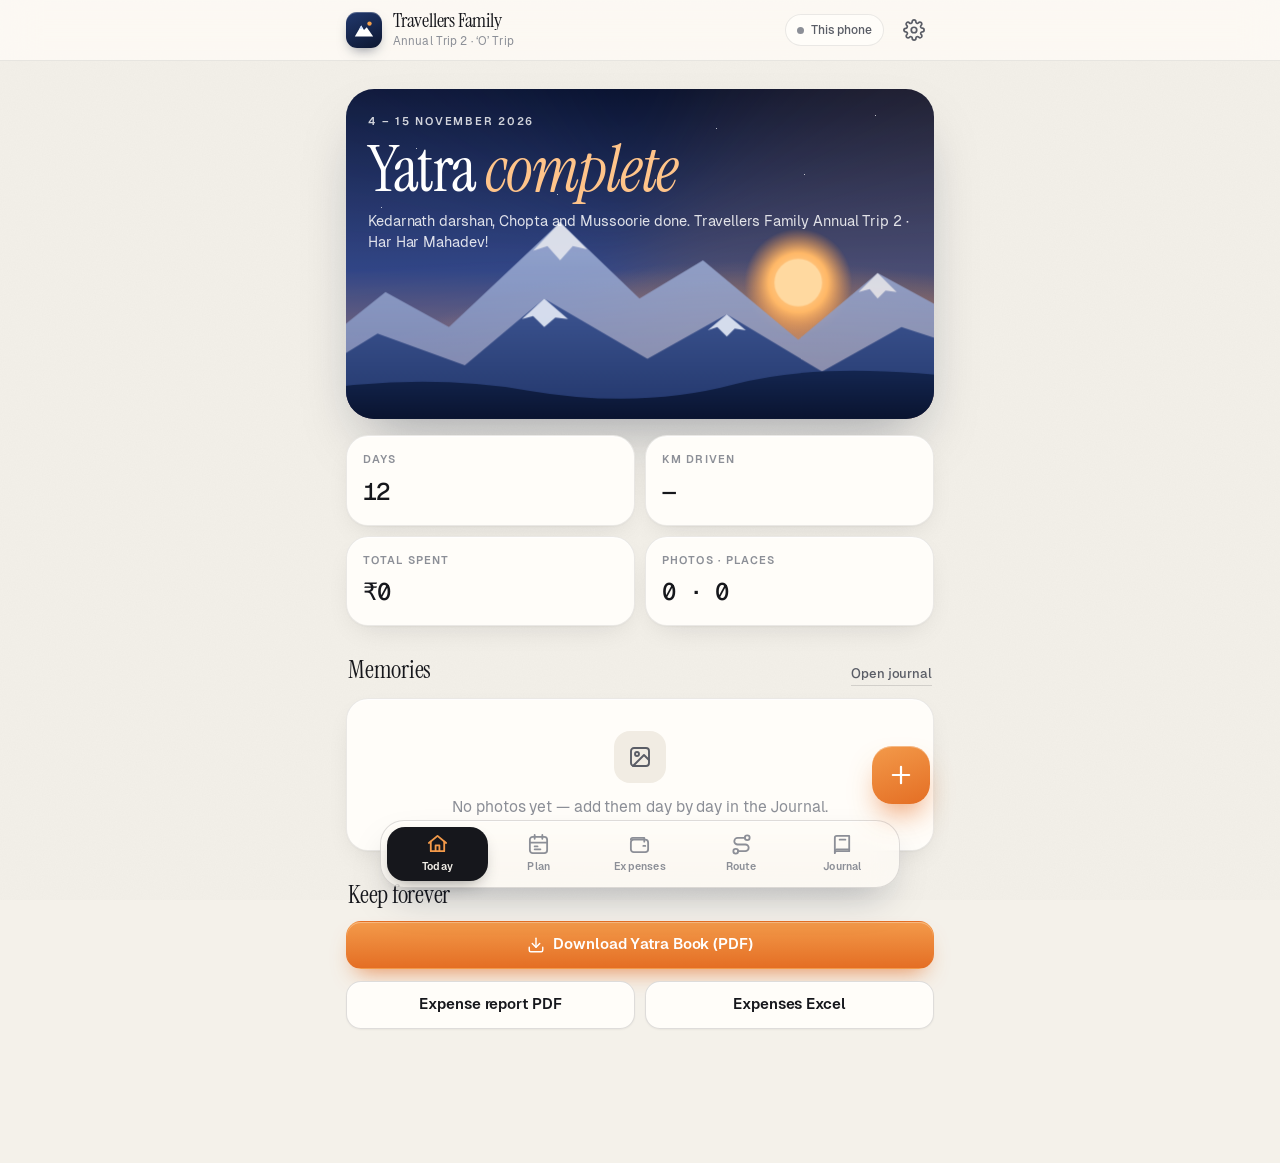
<file: index.html>
<!doctype html>
<html lang="en">
<head>
  <meta charset="utf-8">
  <meta name="viewport" content="width=device-width,initial-scale=1,viewport-fit=cover">
  <title>Today · Travellers Family Annual Trip 2</title>
  <meta name="description" content="Travellers Family Annual Trip 2 (part of the O Trip): Kedarnath, Chopta and Mussoorie, 4–15 November 2026">
  <meta name="theme-color" content="#14284D">
  <meta name="apple-mobile-web-app-capable" content="yes">
  <meta name="apple-mobile-web-app-title" content="Family Trip 2">
  <link rel="manifest" href="manifest.webmanifest">
  <link rel="icon" type="image/png" href="assets/img/icon-192.png">
  <link rel="apple-touch-icon" href="assets/img/icon-192.png">
  <link rel="stylesheet" href="assets/css/style.css">
</head>
<body>
  <main id="main"></main>
  <script src="config.js"></script>
  <script src="assets/js/db.js"></script>
  <script src="assets/js/app.js"></script>
  <script src="assets/js/ui.js"></script>
  <script src="assets/js/expense-form.js"></script>
  <script src="assets/js/routes.js"></script>
  <script src="assets/js/reports.js"></script>
  <script src="assets/js/pages/home.js"></script>
</body>
</html>
</file>
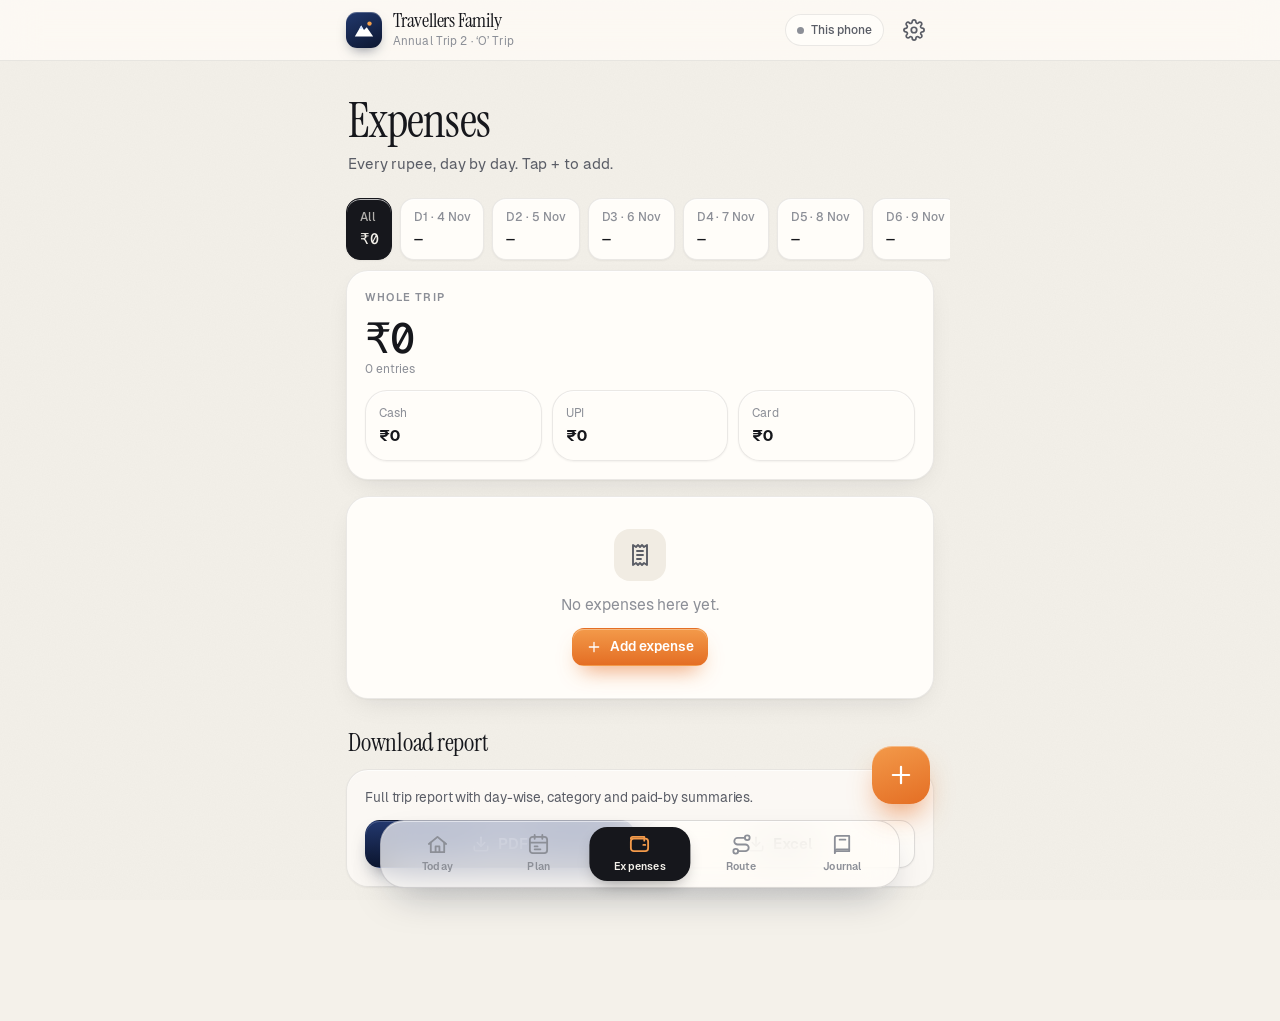
<file: expenses.html>
<!doctype html>
<html lang="en">
<head>
  <meta charset="utf-8">
  <meta name="viewport" content="width=device-width,initial-scale=1,viewport-fit=cover">
  <title>Expenses · Travellers Family Annual Trip 2</title>
  <meta name="description" content="Travellers Family Annual Trip 2 (part of the O Trip): Kedarnath, Chopta and Mussoorie, 4–15 November 2026">
  <meta name="theme-color" content="#14284D">
  <meta name="apple-mobile-web-app-capable" content="yes">
  <meta name="apple-mobile-web-app-title" content="Family Trip 2">
  <link rel="manifest" href="manifest.webmanifest">
  <link rel="icon" type="image/png" href="assets/img/icon-192.png">
  <link rel="apple-touch-icon" href="assets/img/icon-192.png">
  <link rel="stylesheet" href="assets/css/style.css">
</head>
<body>
  <main id="main"></main>
  <script src="config.js"></script>
  <script src="assets/js/db.js"></script>
  <script src="assets/js/app.js"></script>
  <script src="assets/js/ui.js"></script>
  <script src="assets/js/expense-form.js"></script>
  <script src="assets/js/routes.js"></script>
  <script src="assets/js/reports.js"></script>
  <script src="assets/js/pages/expenses.js"></script>
</body>
</html>
</file>
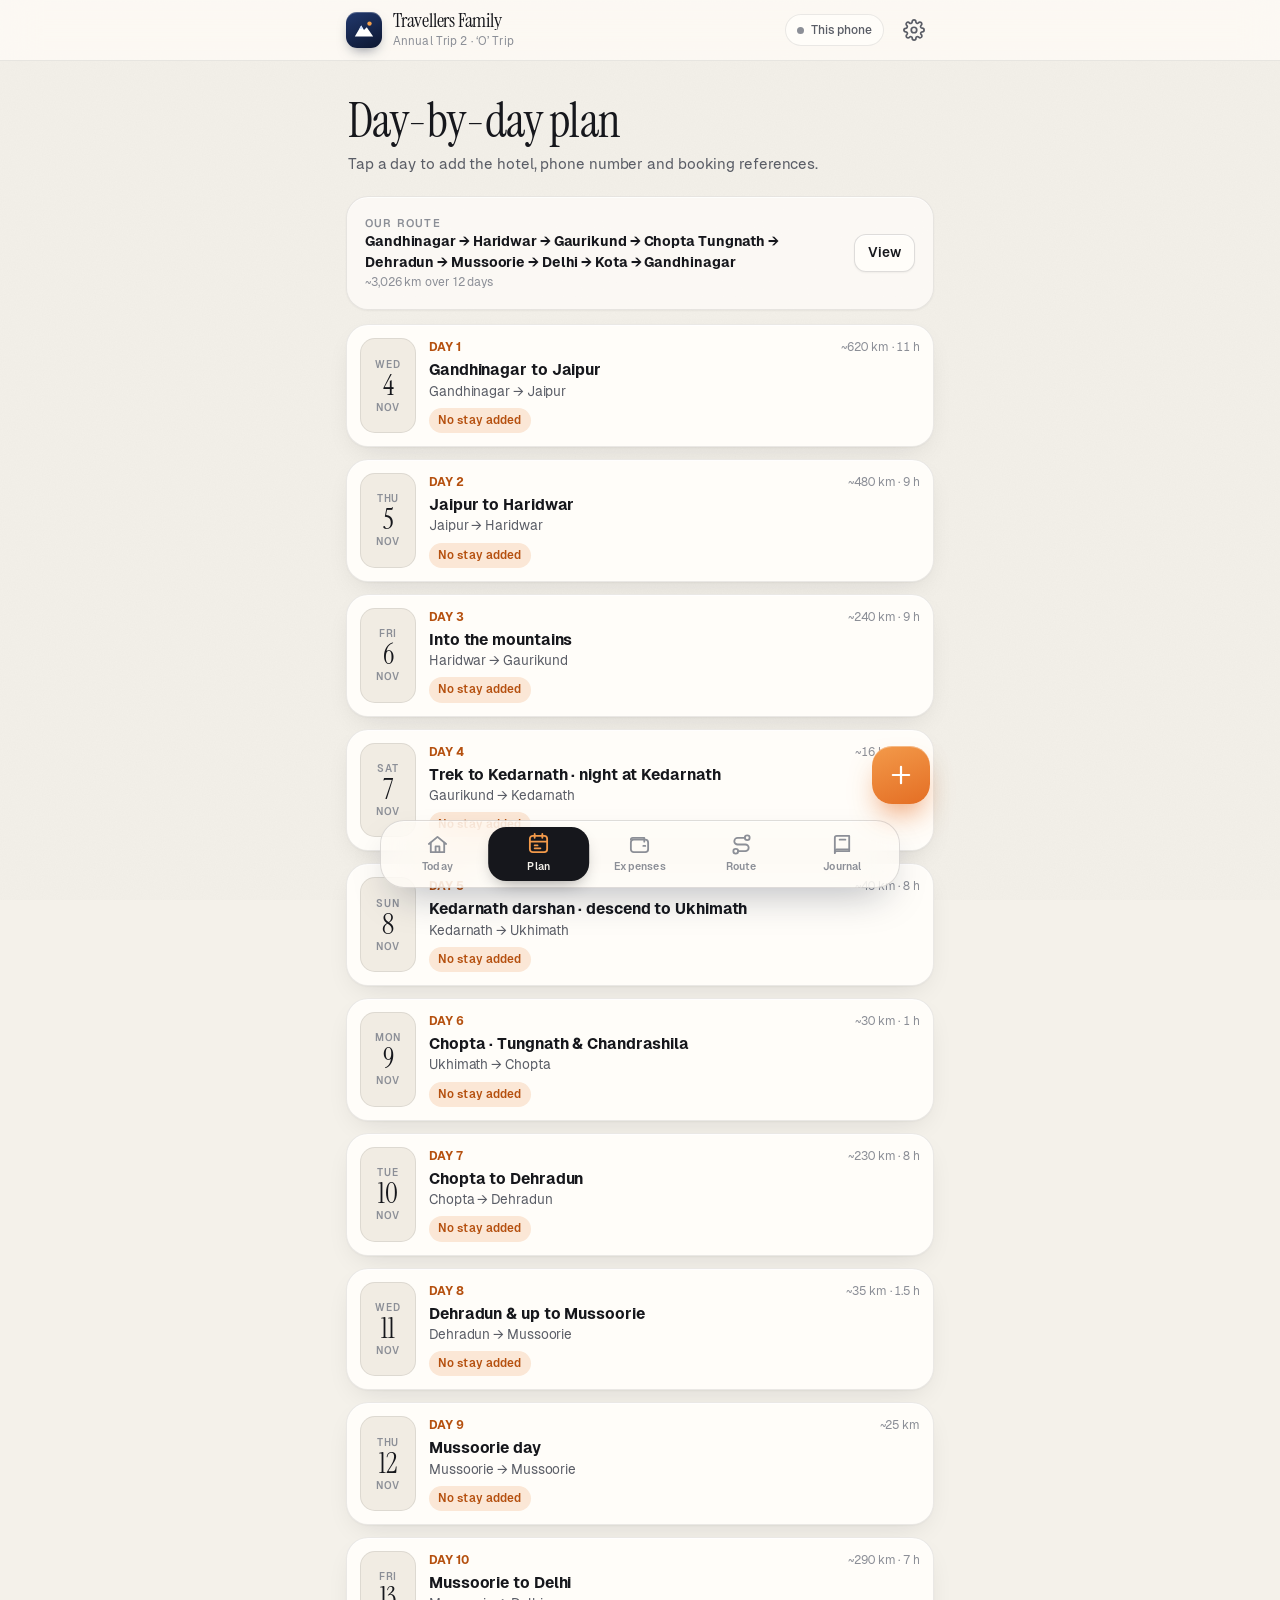
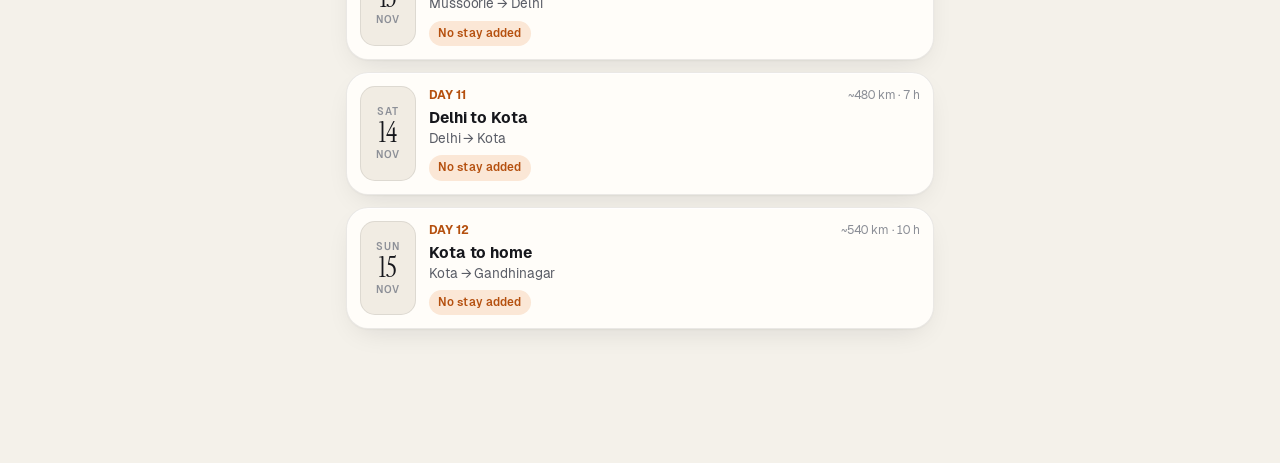
<file: plan.html>
<!doctype html>
<html lang="en">
<head>
  <meta charset="utf-8">
  <meta name="viewport" content="width=device-width,initial-scale=1,viewport-fit=cover">
  <title>Day plan · Travellers Family Annual Trip 2</title>
  <meta name="description" content="Travellers Family Annual Trip 2 (part of the O Trip): Kedarnath, Chopta and Mussoorie, 4–15 November 2026">
  <meta name="theme-color" content="#14284D">
  <meta name="apple-mobile-web-app-capable" content="yes">
  <meta name="apple-mobile-web-app-title" content="Family Trip 2">
  <link rel="manifest" href="manifest.webmanifest">
  <link rel="icon" type="image/png" href="assets/img/icon-192.png">
  <link rel="apple-touch-icon" href="assets/img/icon-192.png">
  <link rel="stylesheet" href="assets/css/style.css">
</head>
<body>
  <main id="main"></main>
  <script src="config.js"></script>
  <script src="assets/js/db.js"></script>
  <script src="assets/js/app.js"></script>
  <script src="assets/js/ui.js"></script>
  <script src="assets/js/expense-form.js"></script>
  <script src="assets/js/routes.js"></script>
  <script src="assets/js/pages/plan.js"></script>
</body>
</html>
</file>
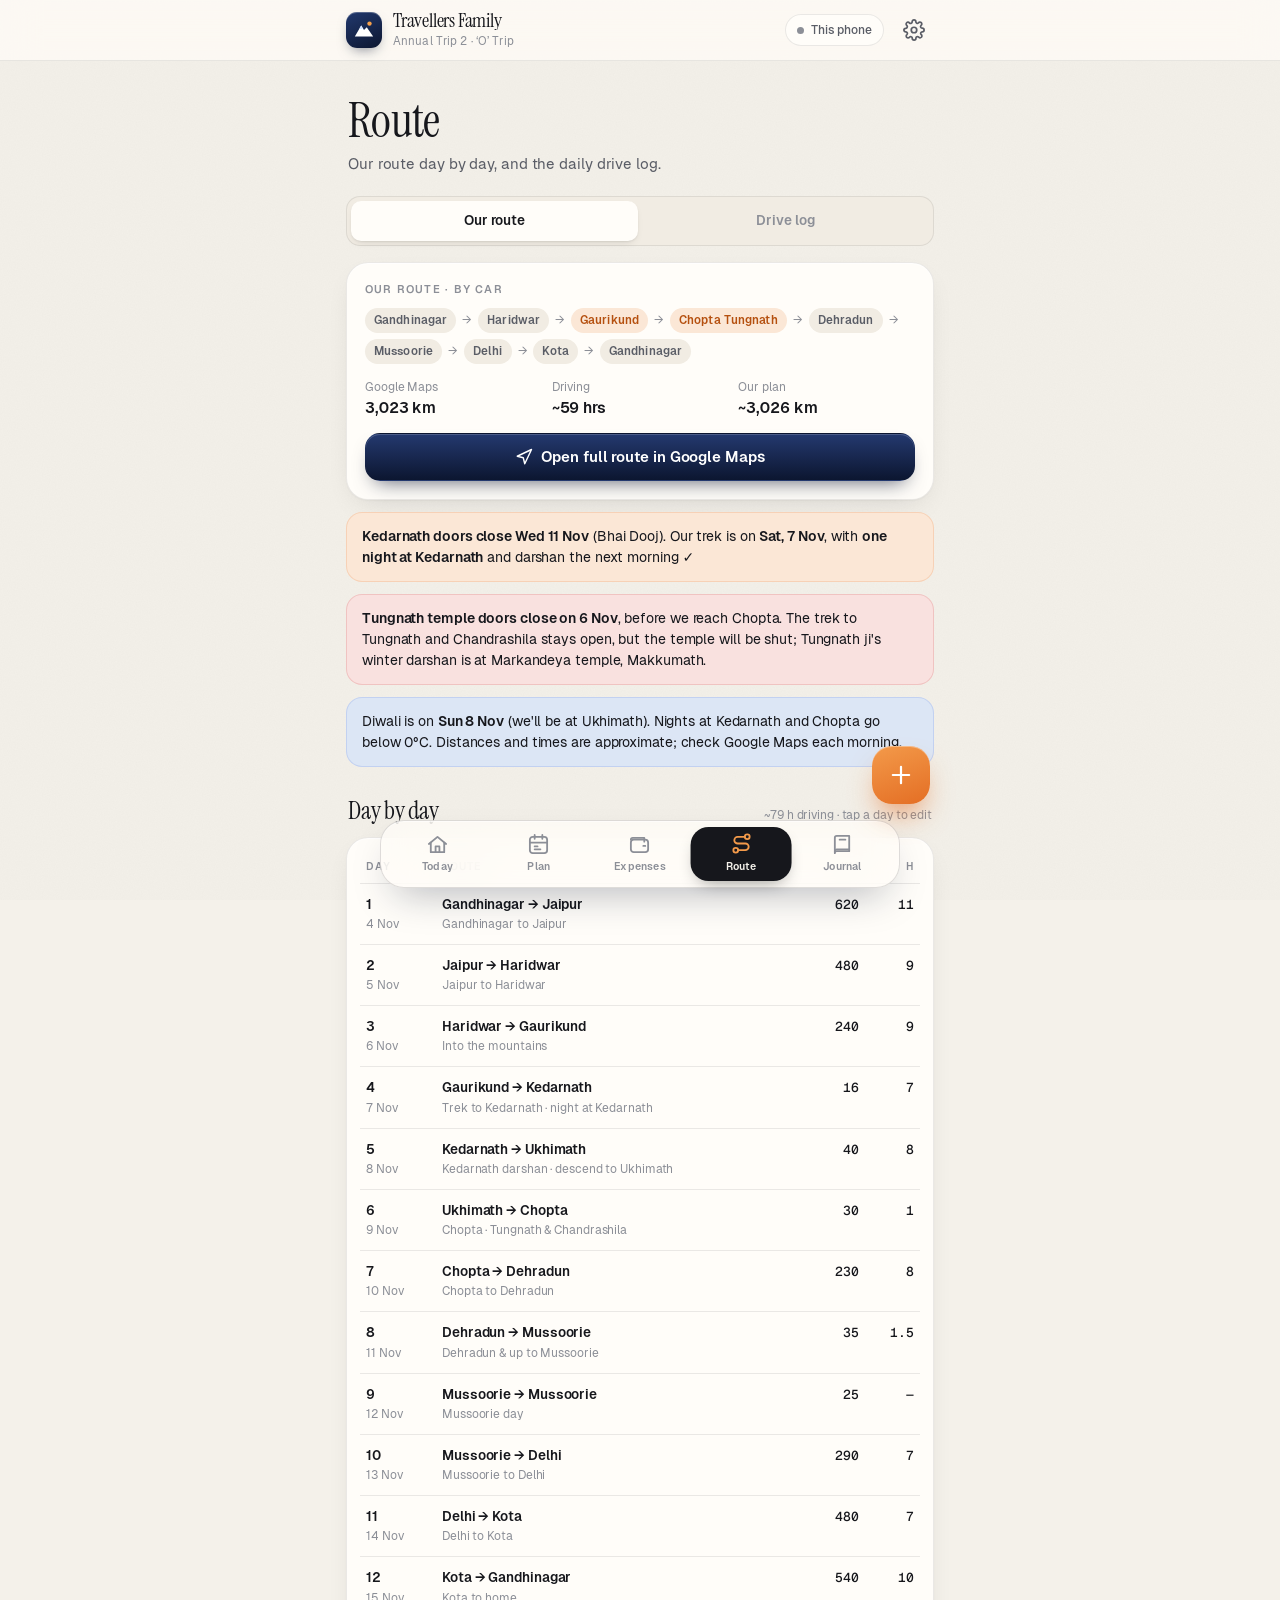
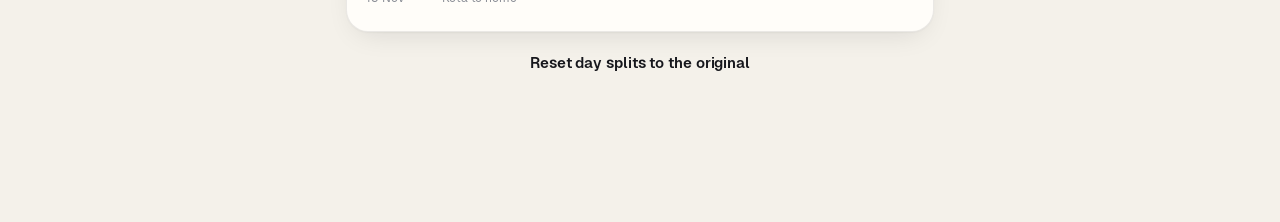
<file: route.html>
<!doctype html>
<html lang="en">
<head>
  <meta charset="utf-8">
  <meta name="viewport" content="width=device-width,initial-scale=1,viewport-fit=cover">
  <title>Route & drive log · Travellers Family Annual Trip 2</title>
  <meta name="description" content="Travellers Family Annual Trip 2 (part of the O Trip): Kedarnath, Chopta and Mussoorie, 4–15 November 2026">
  <meta name="theme-color" content="#14284D">
  <meta name="apple-mobile-web-app-capable" content="yes">
  <meta name="apple-mobile-web-app-title" content="Family Trip 2">
  <link rel="manifest" href="manifest.webmanifest">
  <link rel="icon" type="image/png" href="assets/img/icon-192.png">
  <link rel="apple-touch-icon" href="assets/img/icon-192.png">
  <link rel="stylesheet" href="assets/css/style.css">
</head>
<body>
  <main id="main"></main>
  <script src="config.js"></script>
  <script src="assets/js/db.js"></script>
  <script src="assets/js/app.js"></script>
  <script src="assets/js/ui.js"></script>
  <script src="assets/js/expense-form.js"></script>
  <script src="assets/js/routes.js"></script>
  <script src="assets/js/pages/route.js"></script>
</body>
</html>
</file>
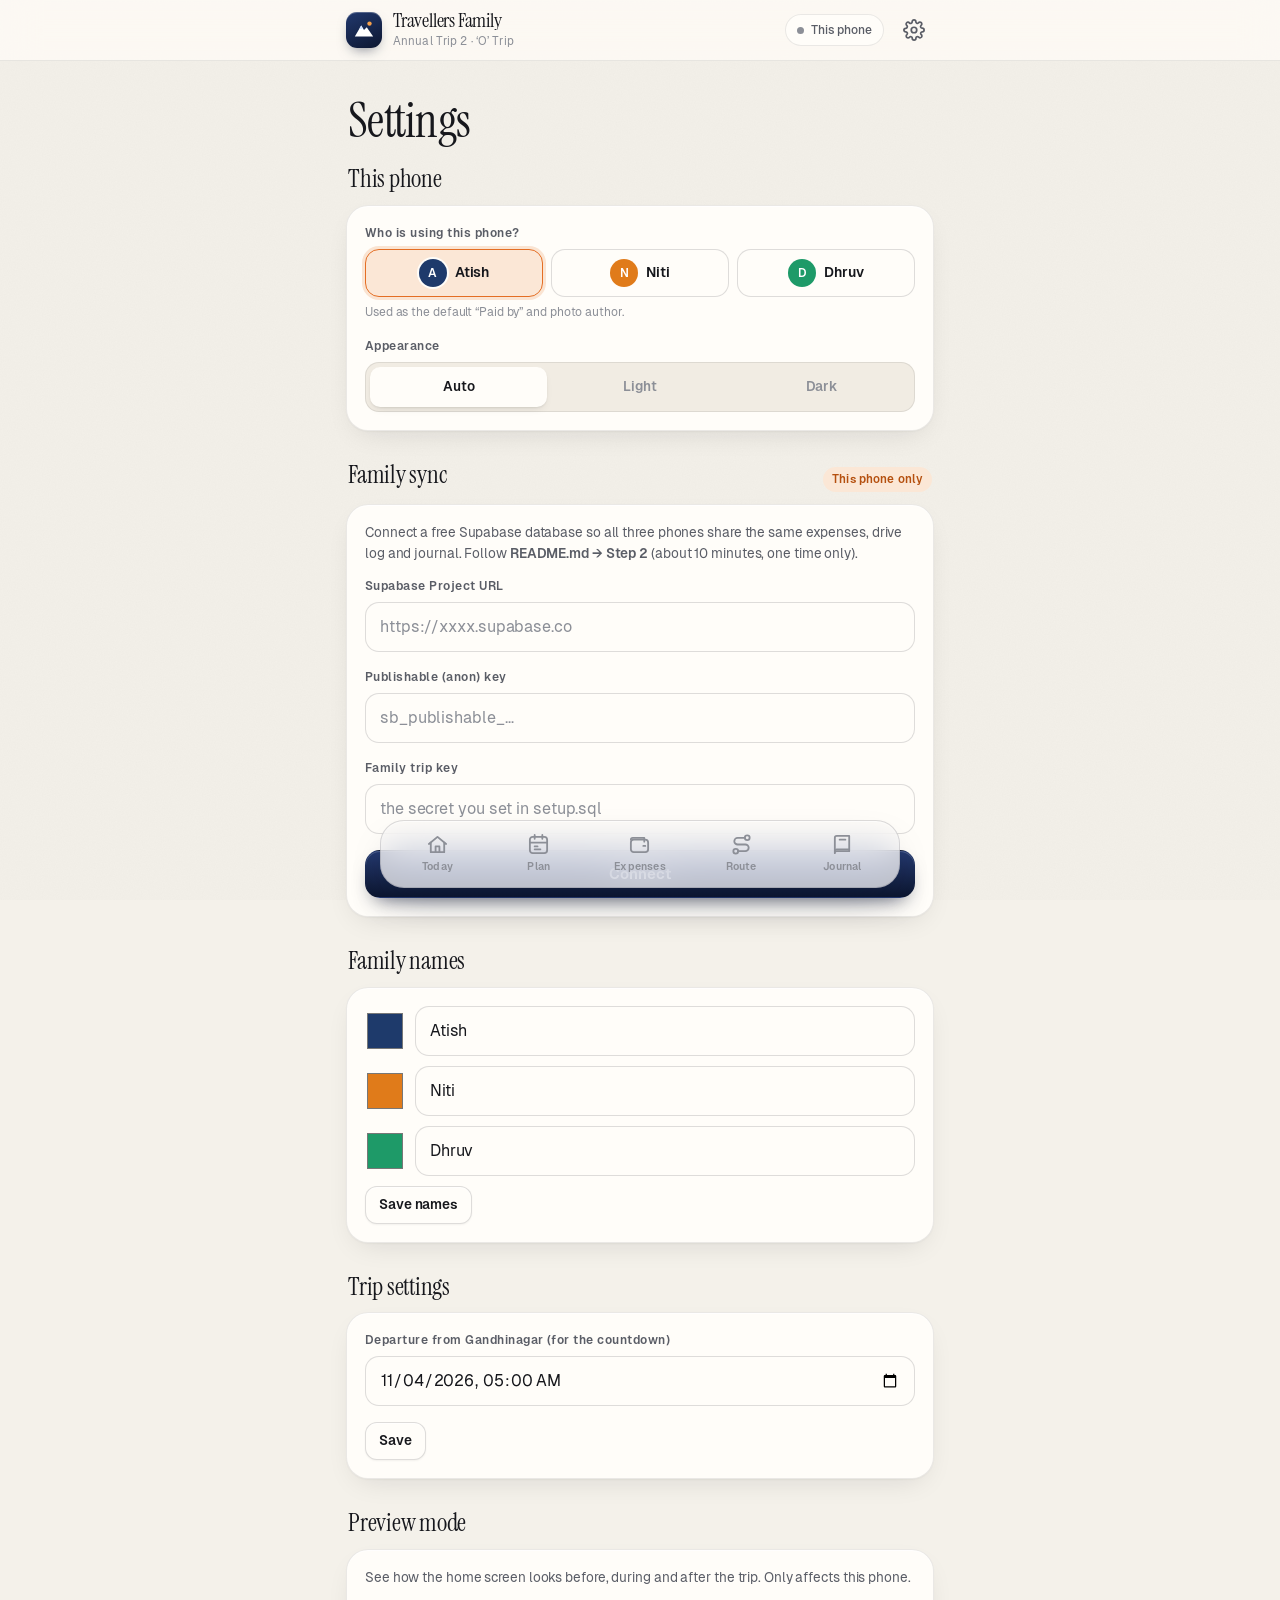
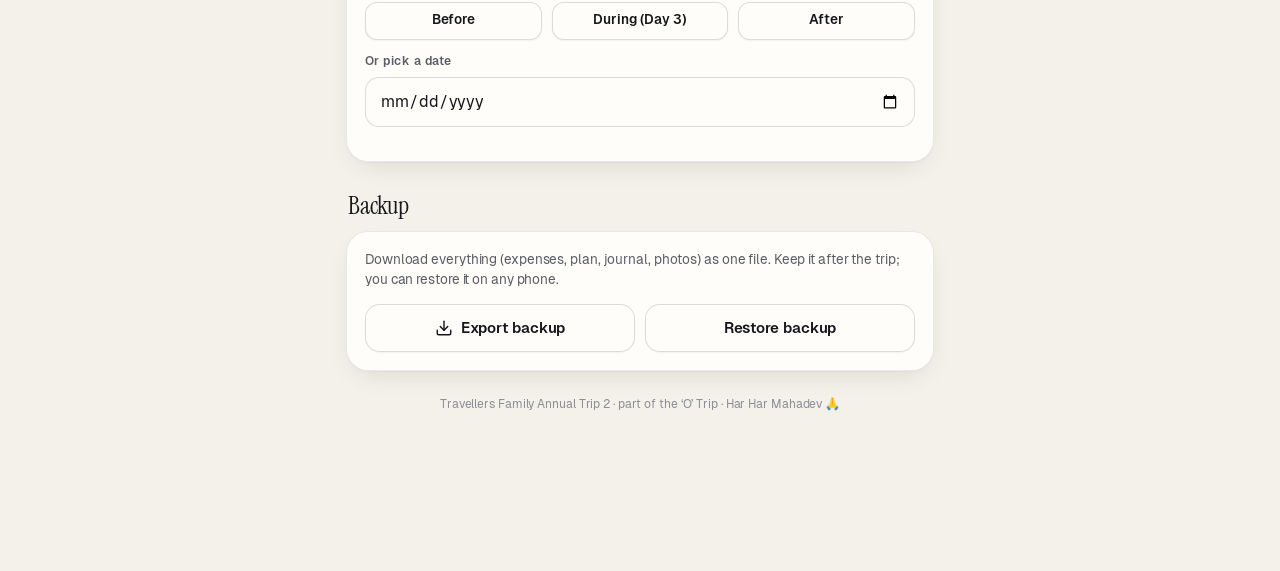
<file: settings.html>
<!doctype html>
<html lang="en">
<head>
  <meta charset="utf-8">
  <meta name="viewport" content="width=device-width,initial-scale=1,viewport-fit=cover">
  <title>Settings · Travellers Family Annual Trip 2</title>
  <meta name="description" content="Travellers Family Annual Trip 2 (part of the O Trip): Kedarnath, Chopta and Mussoorie, 4–15 November 2026">
  <meta name="theme-color" content="#14284D">
  <meta name="apple-mobile-web-app-capable" content="yes">
  <meta name="apple-mobile-web-app-title" content="Family Trip 2">
  <link rel="manifest" href="manifest.webmanifest">
  <link rel="icon" type="image/png" href="assets/img/icon-192.png">
  <link rel="apple-touch-icon" href="assets/img/icon-192.png">
  <link rel="stylesheet" href="assets/css/style.css">
</head>
<body>
  <main id="main"></main>
  <script src="config.js"></script>
  <script src="assets/js/db.js"></script>
  <script src="assets/js/app.js"></script>
  <script src="assets/js/ui.js"></script>
  <script src="assets/js/expense-form.js"></script>
  <script src="assets/js/routes.js"></script>
  <script src="assets/js/reports.js"></script>
  <script src="assets/js/pages/settings.js"></script>
</body>
</html>
</file>
<file: assets/css/style.css>
/* ==========================================================
   Travellers Family Annual Trip 2 — "Himalayan Dawn" v2
   Editorial travel-journal look · smooth motion
   ========================================================== */
@font-face{font-family:Geist;font-weight:400;font-display:swap;src:url(../fonts/geist-sans-latin-400-normal.woff2) format("woff2")}
@font-face{font-family:Geist;font-weight:500;font-display:swap;src:url(../fonts/geist-sans-latin-500-normal.woff2) format("woff2")}
@font-face{font-family:Geist;font-weight:600;font-display:swap;src:url(../fonts/geist-sans-latin-600-normal.woff2) format("woff2")}
@font-face{font-family:Geist;font-weight:700;font-display:swap;src:url(../fonts/geist-sans-latin-700-normal.woff2) format("woff2")}
@font-face{font-family:"Instrument Serif";font-weight:400;font-display:swap;src:url(../fonts/instrument-serif-latin-400-normal.woff2) format("woff2")}
@font-face{font-family:"Instrument Serif";font-weight:400;font-style:italic;font-display:swap;src:url(../fonts/instrument-serif-latin-400-italic.woff2) format("woff2")}
@font-face{font-family:"Geist Mono";font-weight:500;font-display:swap;src:url(../fonts/geist-mono-latin-500-normal.woff2) format("woff2")}

:root{
  --bg:#F4F1EA; --bg-2:#ECE7DD; --surface:#FFFDF9; --surface-2:#F1ECE3; --glass:rgba(255,253,249,.72);
  --ink:#16171C; --ink-2:#5A5D66; --ink-3:#8C8F97;
  --line:rgba(22,23,28,.09); --line-2:rgba(22,23,28,.14);
  --night:#0C1630; --night-2:#16264D; --navy:#0C1630; --navy-2:#1C2E5C;
  --saffron:#E46E24; --saffron-2:#F39A4A; --saffron-ink:#B5500F; --saffron-soft:#FBE7D6;
  --glacier:#DCE6F5; --sky:#2E5BD8;
  --ok:#1A8A5C; --ok-soft:#DDF1E7; --danger:#C93B3B; --danger-soft:#F9E1DF;
  --shadow-sm:0 1px 0 rgba(255,255,255,.7) inset,0 1px 2px rgba(22,23,28,.05);
  --shadow:0 1px 0 rgba(255,255,255,.8) inset,0 1px 2px rgba(22,23,28,.04),0 10px 30px -12px rgba(22,23,28,.14);
  --shadow-lg:0 30px 60px -20px rgba(12,22,48,.35);
  --radius:22px; --radius-sm:14px;
  --tabbar-h:66px;
  --spring:cubic-bezier(.32,.72,0,1);
  --ease-out:cubic-bezier(.16,1,.3,1);
  --sans:Geist,ui-sans-serif,system-ui,-apple-system,"Segoe UI",Roboto,sans-serif;
  --serif:"Instrument Serif",ui-serif,Georgia,serif;
  --mono:"Geist Mono",ui-monospace,SFMono-Regular,Menlo,monospace;
  color-scheme:light;
}
@media (prefers-color-scheme:dark){
  :root:not([data-theme="light"]){
    --bg:#0B0E17; --bg-2:#10141F; --surface:#141927; --surface-2:#1B2132; --glass:rgba(20,25,39,.72);
    --ink:#EEF0F5; --ink-2:#A3A9B8; --ink-3:#6E7486;
    --line:rgba(255,255,255,.07); --line-2:rgba(255,255,255,.12);
    --navy-2:#2A4180; --saffron:#F07F33; --saffron-ink:#FFB27A; --saffron-soft:rgba(240,127,51,.14);
    --glacier:rgba(110,150,240,.14); --sky:#7EA2F5;
    --ok:#43C28C; --ok-soft:rgba(67,194,140,.13); --danger:#F06A6A; --danger-soft:rgba(240,106,106,.13);
    --shadow-sm:0 1px 0 rgba(255,255,255,.04) inset;
    --shadow:0 1px 0 rgba(255,255,255,.05) inset,0 12px 30px -14px rgba(0,0,0,.6);
    color-scheme:dark;
  }
}
:root[data-theme="dark"]{
  --bg:#0B0E17; --bg-2:#10141F; --surface:#141927; --surface-2:#1B2132; --glass:rgba(20,25,39,.72);
  --ink:#EEF0F5; --ink-2:#A3A9B8; --ink-3:#6E7486;
  --line:rgba(255,255,255,.07); --line-2:rgba(255,255,255,.12);
  --navy-2:#2A4180; --saffron:#F07F33; --saffron-ink:#FFB27A; --saffron-soft:rgba(240,127,51,.14);
  --glacier:rgba(110,150,240,.14); --sky:#7EA2F5;
  --ok:#43C28C; --ok-soft:rgba(67,194,140,.13); --danger:#F06A6A; --danger-soft:rgba(240,106,106,.13);
  --shadow-sm:0 1px 0 rgba(255,255,255,.04) inset;
  --shadow:0 1px 0 rgba(255,255,255,.05) inset,0 12px 30px -14px rgba(0,0,0,.6);
  color-scheme:dark;
}

/* ---------- Base ---------- */
*{box-sizing:border-box;-webkit-tap-highlight-color:transparent}
html{-webkit-text-size-adjust:100%;scroll-behavior:smooth}
body{margin:0;background:var(--bg);color:var(--ink);font:400 15.5px/1.5 var(--sans);letter-spacing:-.006em;
  padding-bottom:calc(var(--tabbar-h) + 40px + env(safe-area-inset-bottom));min-height:100vh;overflow-x:hidden;
  -webkit-font-smoothing:antialiased;text-rendering:optimizeLegibility}
body::before{content:"";position:fixed;inset:0;pointer-events:none;z-index:0;opacity:.35;mix-blend-mode:multiply;
  background-image:url("data:image/svg+xml,%3Csvg xmlns='http://www.w3.org/2000/svg' width='160' height='160'%3E%3Cfilter id='n'%3E%3CfeTurbulence type='fractalNoise' baseFrequency='.85' numOctaves='2' stitchTiles='stitch'/%3E%3CfeColorMatrix values='0 0 0 0 0 0 0 0 0 0 0 0 0 0 0 0 0 0 .05 0'/%3E%3C/filter%3E%3Crect width='100%25' height='100%25' filter='url(%23n)'/%3E%3C/svg%3E")}
:root[data-theme="dark"] body::before{mix-blend-mode:screen;opacity:.25}
@media (prefers-color-scheme:dark){:root:not([data-theme="light"]) body::before{mix-blend-mode:screen;opacity:.25}}
h1,h2,h3{margin:0;line-height:1.1;font-weight:600;letter-spacing:-.02em}
.display{font-family:var(--serif);font-weight:400;letter-spacing:-.015em}
a{color:var(--sky);text-underline-offset:3px}
button,input,select,textarea{font:inherit;color:inherit;letter-spacing:inherit}
button{cursor:pointer}
img{max-width:100%;display:block}
::selection{background:var(--saffron-soft);color:var(--ink)}
.hidden{display:none!important}
.muted{color:var(--ink-2)}
.small{font-size:13.5px}
.tiny{font-size:12px;color:var(--ink-3)}
.num{font-variant-numeric:tabular-nums}
b,strong{font-weight:600}

/* ---------- App header ---------- */
.appbar{position:sticky;top:0;z-index:30;background:var(--glass);backdrop-filter:saturate(1.6) blur(18px);-webkit-backdrop-filter:saturate(1.6) blur(18px);
  border-bottom:1px solid var(--line);view-transition-name:appbar}
.appbar-inner{max-width:620px;margin:0 auto;display:flex;align-items:center;gap:10px;padding:10px 16px;padding-top:calc(10px + env(safe-area-inset-top))}
.brand{display:flex;align-items:center;gap:11px;text-decoration:none;color:var(--ink);min-width:0;flex:1}
.brand-mark{width:36px;height:36px;border-radius:11px;background:linear-gradient(155deg,#22396E,var(--night));display:grid;place-items:center;flex:none;
  box-shadow:0 1px 0 rgba(255,255,255,.25) inset,0 6px 14px -6px rgba(12,22,48,.6);transition:transform .5s var(--spring)}
.brand:active .brand-mark{transform:scale(.92) rotate(-4deg)}
.brand-text{min-width:0}
.brand-title{font-family:var(--serif);font-size:20px;line-height:1;letter-spacing:-.01em;white-space:nowrap;overflow:hidden;text-overflow:ellipsis}
.brand-sub{font-size:11.5px;color:var(--ink-3);white-space:nowrap;overflow:hidden;text-overflow:ellipsis;margin-top:3px;letter-spacing:.01em}
.sync-chip{display:inline-flex;align-items:center;gap:7px;font-size:12px;font-weight:500;padding:6px 11px;border-radius:999px;
  background:var(--surface);color:var(--ink-2);border:1px solid var(--line);white-space:nowrap;transition:all .3s var(--ease-out)}
.sync-chip:active{transform:scale(.95)}
.sync-chip .dot{width:7px;height:7px;border-radius:50%;background:var(--ink-3);position:relative}
.sync-chip.ok .dot{background:var(--ok)}
.sync-chip.pending .dot{background:var(--saffron);animation:pulse 1.2s ease-in-out infinite}
.sync-chip.offline .dot,.sync-chip.error .dot{background:var(--danger)}
.sync-chip.ok .dot::after{content:"";position:absolute;inset:-4px;border-radius:50%;border:1.5px solid var(--ok);opacity:0;animation:ring 2.4s var(--ease-out) 1}
.icon-btn{width:40px;height:40px;border-radius:12px;border:0;background:transparent;display:grid;place-items:center;color:var(--ink-2);text-decoration:none;
  transition:background .2s,transform .3s var(--spring)}
.icon-btn:hover{background:var(--surface-2)}
.icon-btn:active{transform:scale(.9)}
.appbar .icon-btn svg{transition:transform .8s var(--spring)}
.appbar .icon-btn:hover svg{transform:rotate(60deg)}

/* ---------- Layout ---------- */
main{position:relative;z-index:1;max-width:620px;margin:0 auto;padding:18px 16px;view-transition-name:page}
.page-head{margin:8px 2px 20px}
.page-head h1{font-size:40px;line-height:1}
.page-head p{margin:8px 0 0;color:var(--ink-2);font-size:15px}
.section-title{display:flex;align-items:baseline;justify-content:space-between;margin:30px 2px 12px}
.section-title h2{font-family:var(--serif);font-weight:400;font-size:25px;letter-spacing:-.01em}
.section-title a{font-size:13px;font-weight:500;color:var(--ink-2);text-decoration:none;border-bottom:1px solid var(--line-2);padding-bottom:1px}
.stack>*+*{margin-top:12px}
.row{display:flex;align-items:center;gap:10px}
.row.between{justify-content:space-between}
.grow{flex:1;min-width:0}
.grid2{display:grid;grid-template-columns:1fr 1fr;gap:10px}
.grid3{display:grid;grid-template-columns:repeat(3,1fr);gap:10px}

/* ---------- Cards ---------- */
.card{position:relative;background:var(--surface);border:1px solid var(--line);border-radius:var(--radius);padding:18px;box-shadow:var(--shadow);
  transition:transform .5s var(--spring),box-shadow .4s,border-color .3s}
.card.flat{box-shadow:var(--shadow-sm);background:color-mix(in srgb,var(--surface) 70%,transparent)}
.card.tight{padding:13px}
.card h3{font-size:17px;font-weight:600;letter-spacing:-.015em}
button.card,a.card{color:inherit;font:inherit}
button.card:active,a.card:active{transform:scale(.985)}
.card-label{font-size:11px;font-weight:600;letter-spacing:.11em;text-transform:uppercase;color:var(--ink-3)}
.stat{padding:15px 16px;overflow:hidden}
.stat .v{font-family:var(--mono);font-size:24px;font-weight:500;letter-spacing:-.03em;margin-top:6px;font-variant-numeric:tabular-nums}
.stat .v .small{font-family:var(--sans);font-size:13px;color:var(--ink-3);letter-spacing:0}
.stat .l{font-size:11px;letter-spacing:.1em;text-transform:uppercase;color:var(--ink-3);font-weight:600}
.divider{height:1px;background:var(--line);margin:14px 0}

/* ---------- Hero ---------- */
.hero{position:relative;border-radius:28px;overflow:hidden;color:#fff;min-height:330px;isolation:isolate;
  background:radial-gradient(120% 80% at 80% 100%,#F08B3C 0%,rgba(240,139,60,0) 55%),
             radial-gradient(90% 70% at 10% 0%,#2B4C93 0%,rgba(43,76,147,0) 60%),
             linear-gradient(180deg,#0B1530 0%,#1A2F63 48%,#7B5A7B 78%,#E89458 100%);
  box-shadow:var(--shadow-lg)}
.hero::before{content:"";position:absolute;inset:-40%;z-index:-1;opacity:.55;filter:blur(40px);
  background:conic-gradient(from 0deg at 50% 50%,rgba(255,170,90,.0),rgba(255,170,90,.35),rgba(120,150,255,.25),rgba(255,170,90,0));
  animation:aurora 18s linear infinite}
.hero::after{content:"";position:absolute;inset:0;z-index:3;pointer-events:none;
  background-image:radial-gradient(1.2px 1.2px at 12% 18%,#fff 50%,transparent 51%),radial-gradient(1px 1px at 28% 9%,#fff 50%,transparent 51%),
  radial-gradient(1.4px 1.4px at 46% 22%,#fff 50%,transparent 51%),radial-gradient(1px 1px at 63% 12%,#fff 50%,transparent 51%),
  radial-gradient(1.2px 1.2px at 78% 26%,#fff 50%,transparent 51%),radial-gradient(1px 1px at 90% 8%,#fff 50%,transparent 51%),
  radial-gradient(1px 1px at 36% 32%,#fff 50%,transparent 51%),radial-gradient(1.1px 1.1px at 6% 36%,#fff 50%,transparent 51%);
  opacity:.7;animation:twinkle 4s ease-in-out infinite alternate}
.hero .mtn{position:absolute;left:-4%;width:108%;bottom:0;height:auto;z-index:1;pointer-events:none}
.hero .mtn .sun{transform-origin:300px 64px;animation:sunrise 1.6s var(--ease-out) both,glow 5s ease-in-out 1.6s infinite alternate}
.hero .mtn .l-back{animation:drift 22s ease-in-out infinite alternate}
.hero .mtn .l-mid{animation:drift 16s ease-in-out infinite alternate-reverse}
.hero .mtn .l-front{animation:rise-mtn 1.2s var(--ease-out) both}
.hero-body{position:relative;z-index:4;padding:24px 22px 130px}
.hero .eyebrow{font-size:11px;font-weight:600;letter-spacing:.16em;text-transform:uppercase;opacity:.8}
.hero h1{font-family:var(--serif);font-weight:400;font-size:52px;line-height:.95;margin-top:10px;letter-spacing:-.02em;text-wrap:balance}
.hero p{margin:10px 0 0;opacity:.85;font-size:14.5px;line-height:1.45}
.countdown{display:grid;grid-template-columns:repeat(4,1fr);gap:8px;margin-top:22px}
.countdown div{background:rgba(255,255,255,.1);border:1px solid rgba(255,255,255,.18);border-radius:16px;padding:12px 4px 10px;text-align:center;
  backdrop-filter:blur(10px);-webkit-backdrop-filter:blur(10px);overflow:hidden}
.countdown b{display:block;font-family:var(--mono);font-weight:500;font-size:28px;line-height:1.05;letter-spacing:-.04em;font-variant-numeric:tabular-nums}
.countdown b.tick{animation:flip .45s var(--spring)}
.countdown span{font-size:10px;letter-spacing:.14em;text-transform:uppercase;opacity:.7}
.hero-done{background:radial-gradient(120% 80% at 70% 100%,#F6A25B 0%,rgba(246,162,91,0) 60%),linear-gradient(180deg,#0A1330 0%,#2A3D78 55%,#C9845E 100%)}

/* ---------- Journey strip ---------- */
.journey{display:flex;align-items:flex-start;justify-content:space-between;position:relative;margin:2px 2px 0}
.journey::before{content:"";position:absolute;left:12px;right:12px;top:10px;height:2px;background:repeating-linear-gradient(90deg,var(--line-2) 0 6px,transparent 6px 11px)}
.journey .fill{position:absolute;left:12px;top:10px;height:2px;background:linear-gradient(90deg,var(--saffron-2),var(--saffron));border-radius:2px;
  transform-origin:left;animation:grow-x 1.4s var(--ease-out) .3s both}
.journey .stop{position:relative;z-index:1;display:flex;flex-direction:column;align-items:center;gap:7px;width:20%;text-align:center}
.journey .pin{width:22px;height:22px;border-radius:50%;background:var(--surface);border:2px solid var(--line-2);transition:all .4s var(--spring)}
.journey .stop.done .pin{background:var(--saffron);border-color:var(--saffron);box-shadow:0 0 0 3px var(--surface) inset}
.journey .stop.here .pin{border-color:var(--saffron);animation:beacon 2s var(--ease-out) infinite}
.journey .stop span{font-size:11px;white-space:nowrap;font-weight:500;color:var(--ink-2)}
.journey .stop.here span{color:var(--saffron-ink);font-weight:600}

/* ---------- Buttons ---------- */
.btn{position:relative;display:inline-flex;align-items:center;justify-content:center;gap:8px;min-height:48px;padding:0 18px;border-radius:15px;border:1px solid var(--line-2);
  background:var(--surface);color:var(--ink);font-weight:550;font-weight:600;text-decoration:none;font-size:15px;white-space:nowrap;overflow:hidden;
  transition:transform .35s var(--spring),background .2s,box-shadow .3s,opacity .2s;box-shadow:var(--shadow-sm)}
.btn:hover{background:var(--surface-2)}
.btn:active{transform:scale(.96)}
.btn.primary{background:linear-gradient(180deg,#24396F,var(--night));border-color:transparent;color:#fff;box-shadow:0 1px 0 rgba(255,255,255,.18) inset,0 10px 20px -10px rgba(12,22,48,.7)}
.btn.saffron{background:linear-gradient(180deg,var(--saffron-2),var(--saffron));border-color:transparent;color:#fff;box-shadow:0 1px 0 rgba(255,255,255,.3) inset,0 12px 22px -10px rgba(228,110,36,.75)}
.btn.primary::after,.btn.saffron::after{content:"";position:absolute;inset:0;background:linear-gradient(110deg,transparent 30%,rgba(255,255,255,.28) 50%,transparent 70%);
  transform:translateX(-120%);transition:transform .9s var(--ease-out)}
.btn.primary:hover::after,.btn.saffron:hover::after{transform:translateX(120%)}
.btn.ghost{background:transparent;border-color:transparent;box-shadow:none}
.btn.danger{color:var(--danger)}
.btn.block{width:100%}
.btn.sm{min-height:38px;padding:0 13px;font-size:13.5px;border-radius:12px}
.btn[disabled]{opacity:.55;pointer-events:none}
.btn-row{display:flex;gap:10px;flex-wrap:wrap}
.btn-row .btn{flex:1}
.quick{display:grid;grid-template-columns:repeat(3,1fr);gap:10px}
.quick a,.quick button{display:flex;flex-direction:column;align-items:flex-start;gap:14px;padding:14px;border-radius:20px;background:var(--surface);border:1px solid var(--line);
  color:var(--ink);text-decoration:none;font-size:13.5px;font-weight:600;box-shadow:var(--shadow);transition:transform .4s var(--spring)}
.quick a:active,.quick button:active{transform:scale(.95)}
.quick .qi{width:38px;height:38px;border-radius:12px;display:grid;place-items:center;background:var(--saffron-soft);color:var(--saffron-ink);transition:transform .5s var(--spring)}
.quick a:hover .qi,.quick button:hover .qi{transform:rotate(-8deg) scale(1.06)}

/* ---------- Chips & tags ---------- */
.chips{display:flex;gap:8px;overflow-x:auto;padding:2px 16px 10px;margin:0 -16px;scrollbar-width:none;scroll-snap-type:x proximity;scroll-padding:16px}
.chips::-webkit-scrollbar{display:none}
.chip{flex:none;scroll-snap-align:start;border:1px solid var(--line);background:var(--surface);border-radius:14px;padding:9px 13px;font-size:12px;font-weight:500;text-align:left;
  color:var(--ink-3);transition:all .35s var(--spring);box-shadow:var(--shadow-sm)}
.chip b{display:block;font-family:var(--mono);font-weight:500;font-size:15px;color:var(--ink);margin-top:2px;letter-spacing:-.02em}
.chip:active{transform:scale(.95)}
.chip.on{background:var(--ink);border-color:var(--ink);color:color-mix(in srgb,var(--bg) 70%,transparent)}
.chip.on b{color:var(--bg)}
.tag{display:inline-flex;align-items:center;gap:5px;font-size:11.5px;font-weight:600;padding:4px 9px;border-radius:999px;background:var(--surface-2);color:var(--ink-2);letter-spacing:.01em}
.tag.saffron{background:var(--saffron-soft);color:var(--saffron-ink)}
.tag.ok{background:var(--ok-soft);color:var(--ok)}
.tag.danger{background:var(--danger-soft);color:var(--danger)}
.cur{display:inline-block;font-size:10.5px;font-weight:700;padding:2px 7px;border-radius:6px;background:var(--glacier);color:var(--sky);letter-spacing:.06em}

/* ---------- Lists ---------- */
.list{background:var(--surface);border:1px solid var(--line);border-radius:var(--radius);overflow:hidden;box-shadow:var(--shadow)}
.item{display:flex;align-items:center;gap:13px;padding:13px 15px;border-top:1px solid var(--line);background:transparent;width:100%;border-left:0;border-right:0;border-bottom:0;
  text-align:left;color:inherit;transition:background .2s}
button.item:hover,a.item:hover{background:var(--surface-2)}
button.item:active,a.item:active{background:var(--surface-2)}
.item:first-child{border-top:0}
.item .ic{width:40px;height:40px;border-radius:13px;display:grid;place-items:center;flex:none;font-size:18px;background:var(--surface-2);color:var(--ink-2);
  border:1px solid var(--line)}
.item .t{font-weight:600;white-space:nowrap;overflow:hidden;text-overflow:ellipsis;letter-spacing:-.01em}
.item .s{font-size:12.5px;color:var(--ink-3);white-space:nowrap;overflow:hidden;text-overflow:ellipsis;margin-top:1px}
.item .amt{font-family:var(--mono);font-weight:500;font-size:15px;letter-spacing:-.02em;font-variant-numeric:tabular-nums;text-align:right;white-space:nowrap}
.empty{text-align:center;padding:32px 18px;color:var(--ink-3)}
.empty .e-ic{width:52px;height:52px;margin:0 auto 12px;border-radius:16px;display:grid;place-items:center;background:var(--surface-2);color:var(--ink-2);font-size:24px;
  animation:float 3.5s ease-in-out infinite}

/* ---------- Avatars ---------- */
.av{width:28px;height:28px;border-radius:50%;display:inline-grid;place-items:center;font-size:12px;font-weight:600;color:#fff;flex:none;
  box-shadow:0 0 0 2px var(--surface)}
.av.lg{width:38px;height:38px;font-size:15px}
.who{display:flex;gap:8px}
.who button{flex:1;display:flex;align-items:center;justify-content:center;gap:8px;padding:9px 8px;border-radius:14px;border:1px solid var(--line-2);background:var(--surface);
  font-weight:600;font-size:14px;transition:all .3s var(--spring)}
.who button:active{transform:scale(.95)}
.who button.on{border-color:var(--saffron);background:var(--saffron-soft);box-shadow:0 0 0 3px color-mix(in srgb,var(--saffron) 18%,transparent)}

/* ---------- Bars ---------- */
.bar{height:6px;border-radius:6px;background:var(--surface-2);overflow:hidden}
.bar i{display:block;height:100%;background:linear-gradient(90deg,var(--saffron-2),var(--saffron));border-radius:6px;transform-origin:left;animation:grow-x 1s var(--ease-out) both}

/* ---------- Forms ---------- */
.field{display:block;margin-bottom:16px}
.field>span{display:block;font-size:12px;font-weight:600;letter-spacing:.04em;color:var(--ink-2);margin-bottom:7px}
.input,select.input,textarea.input{width:100%;min-height:50px;border-radius:14px;border:1px solid var(--line-2);background:var(--surface);padding:11px 14px;font-size:16px;outline:none;
  transition:border-color .2s,box-shadow .3s var(--ease-out)}
textarea.input{min-height:96px;resize:vertical;line-height:1.5}
.input:focus{border-color:var(--saffron);box-shadow:0 0 0 4px color-mix(in srgb,var(--saffron) 16%,transparent)}
.input::placeholder{color:var(--ink-3)}
.amount-input{display:flex;align-items:center;gap:6px;border-bottom:2px solid var(--line-2);padding:0 2px 4px;transition:border-color .3s}
.amount-input:focus-within{border-color:var(--saffron)}
.amount-input .input{font-family:var(--mono);font-size:40px;font-weight:500;letter-spacing:-.04em;min-height:64px;border:0;background:transparent;box-shadow:none!important;padding:0}
.seg{position:relative;display:flex;background:var(--surface-2);border-radius:14px;padding:4px;gap:4px;border:1px solid var(--line)}
.seg button{position:relative;z-index:1;flex:1;border:0;background:transparent;border-radius:10px;padding:10px 6px;font-weight:600;font-size:13.5px;color:var(--ink-3);transition:color .25s}
.seg button.on{background:var(--surface);color:var(--ink);box-shadow:0 1px 2px rgba(0,0,0,.06),0 4px 10px -4px rgba(0,0,0,.12)}
.seg.glide button.on{background:transparent;box-shadow:none}
.seg .seg-ind{position:absolute;z-index:0;top:4px;bottom:4px;border-radius:10px;background:var(--surface);box-shadow:0 1px 2px rgba(0,0,0,.06),0 4px 10px -4px rgba(0,0,0,.14);
  transition:transform .45s var(--spring),width .45s var(--spring)}
.cat-grid{display:grid;grid-template-columns:repeat(4,1fr);gap:8px}
.cat-grid button{display:flex;flex-direction:column;align-items:center;gap:6px;padding:11px 4px 9px;border-radius:15px;border:1px solid var(--line);background:var(--surface);
  font-size:11.5px;font-weight:600;color:var(--ink-2);transition:all .3s var(--spring)}
.cat-grid button .e{display:grid;place-items:center;width:30px;height:30px;font-size:19px;transition:transform .45s var(--spring)}
.cat-grid button:active{transform:scale(.93)}
.cat-grid button.on{border-color:var(--saffron);background:var(--saffron-soft);color:var(--ink)}
.cat-grid button.on .e{transform:scale(1.15) rotate(-6deg);color:var(--saffron-ink)}

/* ---------- Sheet (modal) ---------- */
.sheet-backdrop{position:fixed;inset:0;background:rgba(8,12,24,.45);backdrop-filter:blur(4px);-webkit-backdrop-filter:blur(4px);z-index:60;opacity:0;transition:opacity .4s var(--ease-out)}
.sheet-backdrop.show{opacity:1}
.sheet{position:fixed;left:0;right:0;bottom:0;z-index:61;background:var(--bg);border-radius:30px 30px 0 0;max-height:92vh;overflow:auto;overscroll-behavior:contain;
  transform:translateY(105%);transition:transform .55s var(--spring);max-width:620px;margin:0 auto;padding:6px 18px calc(22px + env(safe-area-inset-bottom));
  box-shadow:0 -20px 60px -20px rgba(0,0,0,.35);border:1px solid var(--line);border-bottom:0}
.sheet.show{transform:none}
.sheet.dragging{transition:none}
.sheet .grab{width:42px;height:5px;border-radius:5px;background:var(--line-2);margin:6px auto 14px;cursor:grab;touch-action:none}
.sheet-head{display:flex;align-items:center;justify-content:space-between;margin-bottom:16px;touch-action:none}
.sheet-head h2{font-family:var(--serif);font-weight:400;font-size:28px;letter-spacing:-.01em}
.sheet-body>*{animation:rise .5s var(--ease-out) both}
.sheet-body>*:nth-child(2){animation-delay:.03s}.sheet-body>*:nth-child(3){animation-delay:.06s}.sheet-body>*:nth-child(4){animation-delay:.09s}
.sheet-body>*:nth-child(5){animation-delay:.12s}.sheet-body>*:nth-child(6){animation-delay:.15s}.sheet-body>*:nth-child(n+7){animation-delay:.18s}

/* ---------- Tab bar (floating) ---------- */
.tabbar{position:fixed;left:12px;right:12px;bottom:calc(12px + env(safe-area-inset-bottom));z-index:40;max-width:520px;margin:0 auto;
  background:var(--glass);backdrop-filter:saturate(1.8) blur(20px);-webkit-backdrop-filter:saturate(1.8) blur(20px);
  border:1px solid var(--line-2);border-radius:24px;box-shadow:0 18px 40px -16px rgba(12,22,48,.35),0 1px 0 rgba(255,255,255,.5) inset;view-transition-name:tabbar}
.tabbar-inner{position:relative;display:grid;grid-template-columns:repeat(5,1fr);height:var(--tabbar-h);padding:6px}
.tab-ind{position:absolute;top:6px;bottom:6px;left:6px;width:calc((100% - 12px)/5);border-radius:18px;background:var(--ink);
  transform:translateX(calc(var(--i,0) * 100%));transition:transform .55s var(--spring);box-shadow:0 8px 18px -8px rgba(0,0,0,.45)}
.tab-ind.none{opacity:0}
.tabbar a{position:relative;z-index:1;display:flex;flex-direction:column;align-items:center;justify-content:center;gap:3px;text-decoration:none;color:var(--ink-3);
  font-size:10.5px;font-weight:600;letter-spacing:.02em;transition:color .35s}
.tabbar a svg{transition:transform .45s var(--spring)}
.tabbar a:active svg{transform:scale(.85)}
.tabbar a.on{color:var(--bg)}
.tabbar a.on svg{stroke:var(--saffron-2);transform:translateY(-1px)}
.fab{position:fixed;right:max(18px,calc(50% - 290px));bottom:calc(var(--tabbar-h) + 30px + env(safe-area-inset-bottom));z-index:41;width:58px;height:58px;border-radius:20px;
  border:0;background:linear-gradient(160deg,var(--saffron-2),var(--saffron));color:#fff;display:grid;place-items:center;
  box-shadow:0 1px 0 rgba(255,255,255,.35) inset,0 16px 30px -10px rgba(228,110,36,.8);animation:pop .7s var(--spring) .35s both;transition:transform .4s var(--spring)}
.fab svg{transition:transform .5s var(--spring)}
.fab:hover svg{transform:rotate(90deg)}
.fab:active{transform:scale(.88)}

/* ---------- Toast ---------- */
.toast{position:fixed;left:50%;bottom:calc(var(--tabbar-h) + 100px + env(safe-area-inset-bottom));transform:translate(-50%,24px) scale(.94);background:rgba(22,23,28,.92);color:#fff;
  padding:11px 18px;border-radius:999px;font-size:13.5px;font-weight:500;z-index:80;opacity:0;transition:all .5s var(--spring);pointer-events:none;max-width:90vw;
  backdrop-filter:blur(12px);box-shadow:0 14px 30px -12px rgba(0,0,0,.5)}
.toast.show{opacity:1;transform:translate(-50%,0) scale(1)}

/* ---------- Day cards (plan & journal) ---------- */
.day{display:flex;gap:13px;align-items:stretch}
.day .date{flex:none;width:56px;border-radius:15px;background:var(--surface-2);border:1px solid var(--line);display:flex;flex-direction:column;align-items:center;justify-content:center;padding:8px 0}
.day .date b{font-family:var(--serif);font-weight:400;font-size:28px;line-height:1}
.day .date span{font-size:10px;font-weight:600;color:var(--ink-3);text-transform:uppercase;letter-spacing:.08em}
.day.today{border-color:color-mix(in srgb,var(--saffron) 50%,transparent)}
.day.today .date{background:linear-gradient(170deg,var(--saffron-2),var(--saffron));color:#fff;border-color:transparent}
.day.today .date span{color:rgba(255,255,255,.85)}
.route-line{display:flex;align-items:center;gap:7px;font-weight:600;flex-wrap:wrap;letter-spacing:-.015em}
.route-line .arrow{color:var(--saffron)}
.kv{display:grid;grid-template-columns:auto 1fr;gap:6px 14px;font-size:14px}
.kv dt{color:var(--ink-3)}
.kv dd{margin:0;font-weight:500;word-break:break-word}

/* ---------- Photos / journal ---------- */
.photos{display:grid;grid-template-columns:repeat(3,1fr);gap:6px}
.photos .ph{position:relative;aspect-ratio:1;border-radius:14px;overflow:hidden;background:var(--surface-2);transition:transform .4s var(--spring)}
.photos .ph:active{transform:scale(.96)}
.photos .ph img,.jcard img,.collage .ph img{width:100%;height:100%;object-fit:cover}
.js-img .photos .ph img,.js-img .jcard img,.js-img .collage .ph img{opacity:0;transform:scale(1.06);transition:opacity .6s var(--ease-out),transform 1.2s var(--ease-out)}
.js-img img.loaded{opacity:1!important;transform:none!important}
.photos .ph .who-dot{position:absolute;left:6px;bottom:6px}
.jgrid{display:grid;grid-template-columns:1fr 1fr;gap:10px}
.jcard{position:relative;border-radius:22px;overflow:hidden;aspect-ratio:4/5;color:#fff;text-decoration:none;box-shadow:var(--shadow);isolation:isolate;
  background:linear-gradient(165deg,#1A2F63,#4B4D7A 55%,#D98B57);transition:transform .5s var(--spring)}
.jcard:nth-child(3n+2){background:linear-gradient(165deg,#0F1D40,#2D4C8C 60%,#8AA6D8)}
.jcard:nth-child(3n){background:linear-gradient(165deg,#2A1E3F,#7A4E6A 55%,#E9A065)}
.jcard:active{transform:scale(.97)}
.jcard img{position:absolute;inset:0;transition:transform 1.2s var(--ease-out)}
.jcard:hover img{transform:scale(1.05)}
.jcard .ov{position:absolute;inset:0;background:linear-gradient(180deg,rgba(0,0,0,0) 35%,rgba(5,10,24,.85))}
.jcard .tx{position:absolute;left:13px;right:13px;bottom:12px}
.jcard .tx b{display:block;font-family:var(--serif);font-weight:400;font-size:21px;line-height:1.05;letter-spacing:-.01em}
.jcard .tx span{font-size:11.5px;opacity:.8;display:block;margin-top:5px}
.jcard .badge{position:absolute;top:11px;left:11px;font-size:10.5px;font-weight:600;letter-spacing:.06em;text-transform:uppercase;background:rgba(255,255,255,.18);
  padding:4px 9px;border-radius:999px;backdrop-filter:blur(8px);-webkit-backdrop-filter:blur(8px);border:1px solid rgba(255,255,255,.2)}
.note-card{border-left:3px solid var(--saffron)}
.map{height:270px;border-radius:var(--radius);overflow:hidden;border:1px solid var(--line);background:var(--surface-2);z-index:1;box-shadow:var(--shadow)}
.collage{display:grid;grid-template-columns:repeat(4,1fr);grid-auto-rows:86px;gap:6px}
.collage .ph{border-radius:14px;overflow:hidden;background:var(--surface-2)}
.collage .ph:nth-child(5n+1){grid-column:span 2;grid-row:span 2}
.lightbox{position:fixed;inset:0;background:rgba(5,8,16,.94);z-index:90;display:flex;flex-direction:column;align-items:center;justify-content:center;padding:16px;
  animation:fade .35s var(--ease-out) both;backdrop-filter:blur(10px)}
.lightbox img{max-height:72vh;border-radius:16px;animation:zoom-in .5s var(--spring) both;box-shadow:0 30px 60px -20px rgba(0,0,0,.8)}
.lightbox .cap{color:#fff;margin-top:14px;text-align:center;animation:rise .5s var(--ease-out) .1s both}

/* ---------- Route ---------- */
.opt{border:1px solid var(--line)}
.opt.chosen{border-color:var(--saffron)}
.legs{width:100%;border-collapse:collapse;font-size:13.5px;margin-top:10px}
.legs th{text-align:left;font-size:10.5px;letter-spacing:.1em;text-transform:uppercase;color:var(--ink-3);font-weight:600;padding:8px 6px;border-bottom:1px solid var(--line)}
.legs td{padding:11px 6px;border-bottom:1px solid var(--line);vertical-align:top;transition:background .2s}
.legs tr:last-child td{border-bottom:0}
.legs tbody tr:hover td{background:var(--surface-2)}
.legs td.n{text-align:right;white-space:nowrap;font-family:var(--mono);font-size:13px;font-variant-numeric:tabular-nums}
.callout{border-radius:16px;padding:13px 15px;font-size:14px;background:var(--saffron-soft);color:var(--ink);border:1px solid color-mix(in srgb,var(--saffron) 18%,transparent);line-height:1.5}
.callout.info{background:var(--glacier);border-color:color-mix(in srgb,var(--sky) 15%,transparent)}
.callout.warn{background:var(--danger-soft);border-color:color-mix(in srgb,var(--danger) 18%,transparent)}
details.card summary{cursor:pointer;font-weight:600;list-style:none}
details.card summary::-webkit-details-marker{display:none}
details.card[open] summary~*{animation:rise .45s var(--ease-out) both}
.gate{position:relative;z-index:2;max-width:430px;margin:48px auto;padding:16px;animation:rise .7s var(--spring) both}

/* ---------- Skeleton while loading ---------- */
main:empty{min-height:70vh}
main:empty::before,main:empty::after{content:"";display:block;border-radius:24px;background:linear-gradient(100deg,var(--surface-2) 30%,var(--surface) 50%,var(--surface-2) 70%);
  background-size:300% 100%;animation:shimmer 1.3s linear infinite}
main:empty::before{height:280px}
main:empty::after{height:120px;margin-top:14px}

/* ---------- Entrance choreography (first paint only) ---------- */
.is-entering main>*{animation:rise .75s var(--ease-out) both}
.is-entering main>*:nth-child(1){animation-delay:.02s}
.is-entering main>*:nth-child(2){animation-delay:.07s}
.is-entering main>*:nth-child(3){animation-delay:.12s}
.is-entering main>*:nth-child(4){animation-delay:.17s}
.is-entering main>*:nth-child(5){animation-delay:.22s}
.is-entering main>*:nth-child(6){animation-delay:.27s}
.is-entering main>*:nth-child(7){animation-delay:.32s}
.is-entering main>*:nth-child(8){animation-delay:.37s}
.is-entering main>*:nth-child(n+9){animation-delay:.42s}
.is-entering .stack>*,.is-entering .list>.item,.is-entering .jgrid>*,.is-entering .grid2>*,.is-entering .quick>*{animation:rise .7s var(--ease-out) both}
.is-entering .stack>*:nth-child(2),.is-entering .list>.item:nth-child(2),.is-entering .jgrid>*:nth-child(2),.is-entering .grid2>*:nth-child(2),.is-entering .quick>*:nth-child(2){animation-delay:.06s}
.is-entering .stack>*:nth-child(3),.is-entering .list>.item:nth-child(3),.is-entering .jgrid>*:nth-child(3),.is-entering .grid2>*:nth-child(3),.is-entering .quick>*:nth-child(3){animation-delay:.12s}
.is-entering .stack>*:nth-child(4),.is-entering .list>.item:nth-child(4),.is-entering .jgrid>*:nth-child(4),.is-entering .grid2>*:nth-child(4){animation-delay:.18s}
.is-entering .stack>*:nth-child(n+5),.is-entering .list>.item:nth-child(n+5),.is-entering .jgrid>*:nth-child(n+5){animation-delay:.24s}
.big-total{font-family:var(--mono);font-weight:500;font-size:42px;letter-spacing:-.05em;line-height:1.05;margin-top:6px}
.section-title h2 i,.page-head h1 i,.hero h1 i{font-style:italic;color:var(--saffron-ink)}
.hero h1 i{color:#FFC48A}

/* ---------- Page transitions (Chrome / Edge / Safari 18+) ---------- */
@view-transition{navigation:auto}
::view-transition-old(page){animation:page-out .22s var(--ease-out) both}
::view-transition-new(page){animation:page-in .5s var(--ease-out) both}
::view-transition-old(appbar),::view-transition-new(appbar),::view-transition-old(tabbar),::view-transition-new(tabbar){animation:none;mix-blend-mode:normal}

/* ---------- Keyframes ---------- */
@keyframes rise{from{opacity:0;transform:translateY(16px)}to{opacity:1;transform:none}}
@keyframes fade{from{opacity:0}to{opacity:1}}
@keyframes zoom-in{from{opacity:0;transform:scale(.9)}to{opacity:1;transform:none}}
@keyframes pop{0%{opacity:0;transform:scale(.4) rotate(-30deg)}100%{opacity:1;transform:none}}
@keyframes page-out{to{opacity:0;transform:translateY(-6px)}}
@keyframes page-in{from{opacity:0;transform:translateY(14px)}}
@keyframes grow-x{from{transform:scaleX(0)}to{transform:scaleX(1)}}
@keyframes shimmer{to{background-position:-300% 0}}
@keyframes pulse{50%{opacity:.35;transform:scale(.8)}}
@keyframes ring{0%{opacity:.9;transform:scale(.6)}100%{opacity:0;transform:scale(2)}}
@keyframes beacon{0%{box-shadow:0 0 0 0 color-mix(in srgb,var(--saffron) 45%,transparent)}100%{box-shadow:0 0 0 12px transparent}}
@keyframes float{50%{transform:translateY(-5px)}}
@keyframes flip{0%{transform:translateY(-55%);opacity:0;filter:blur(2px)}100%{transform:none;opacity:1;filter:none}}
@keyframes aurora{to{transform:rotate(360deg)}}
@keyframes twinkle{from{opacity:.35}to{opacity:.85}}
@keyframes drift{from{transform:translateX(-1.5%)}to{transform:translateX(1.5%)}}
@keyframes rise-mtn{from{transform:translateY(18px)}to{transform:none}}
@keyframes sunrise{from{transform:translateY(40px) scale(.85);opacity:0}to{transform:none;opacity:1}}
@keyframes glow{from{filter:drop-shadow(0 0 6px rgba(255,190,110,.5))}to{filter:drop-shadow(0 0 22px rgba(255,190,110,.95))}}

@media (prefers-reduced-motion:reduce){
  *,*::before,*::after{animation-duration:.01ms!important;animation-iteration-count:1!important;transition-duration:.01ms!important}
  @view-transition{navigation:none}
}
@media (min-width:700px){
  main{padding:28px 16px}
  .hero h1{font-size:64px}
  .page-head h1{font-size:48px}
}
</file>
